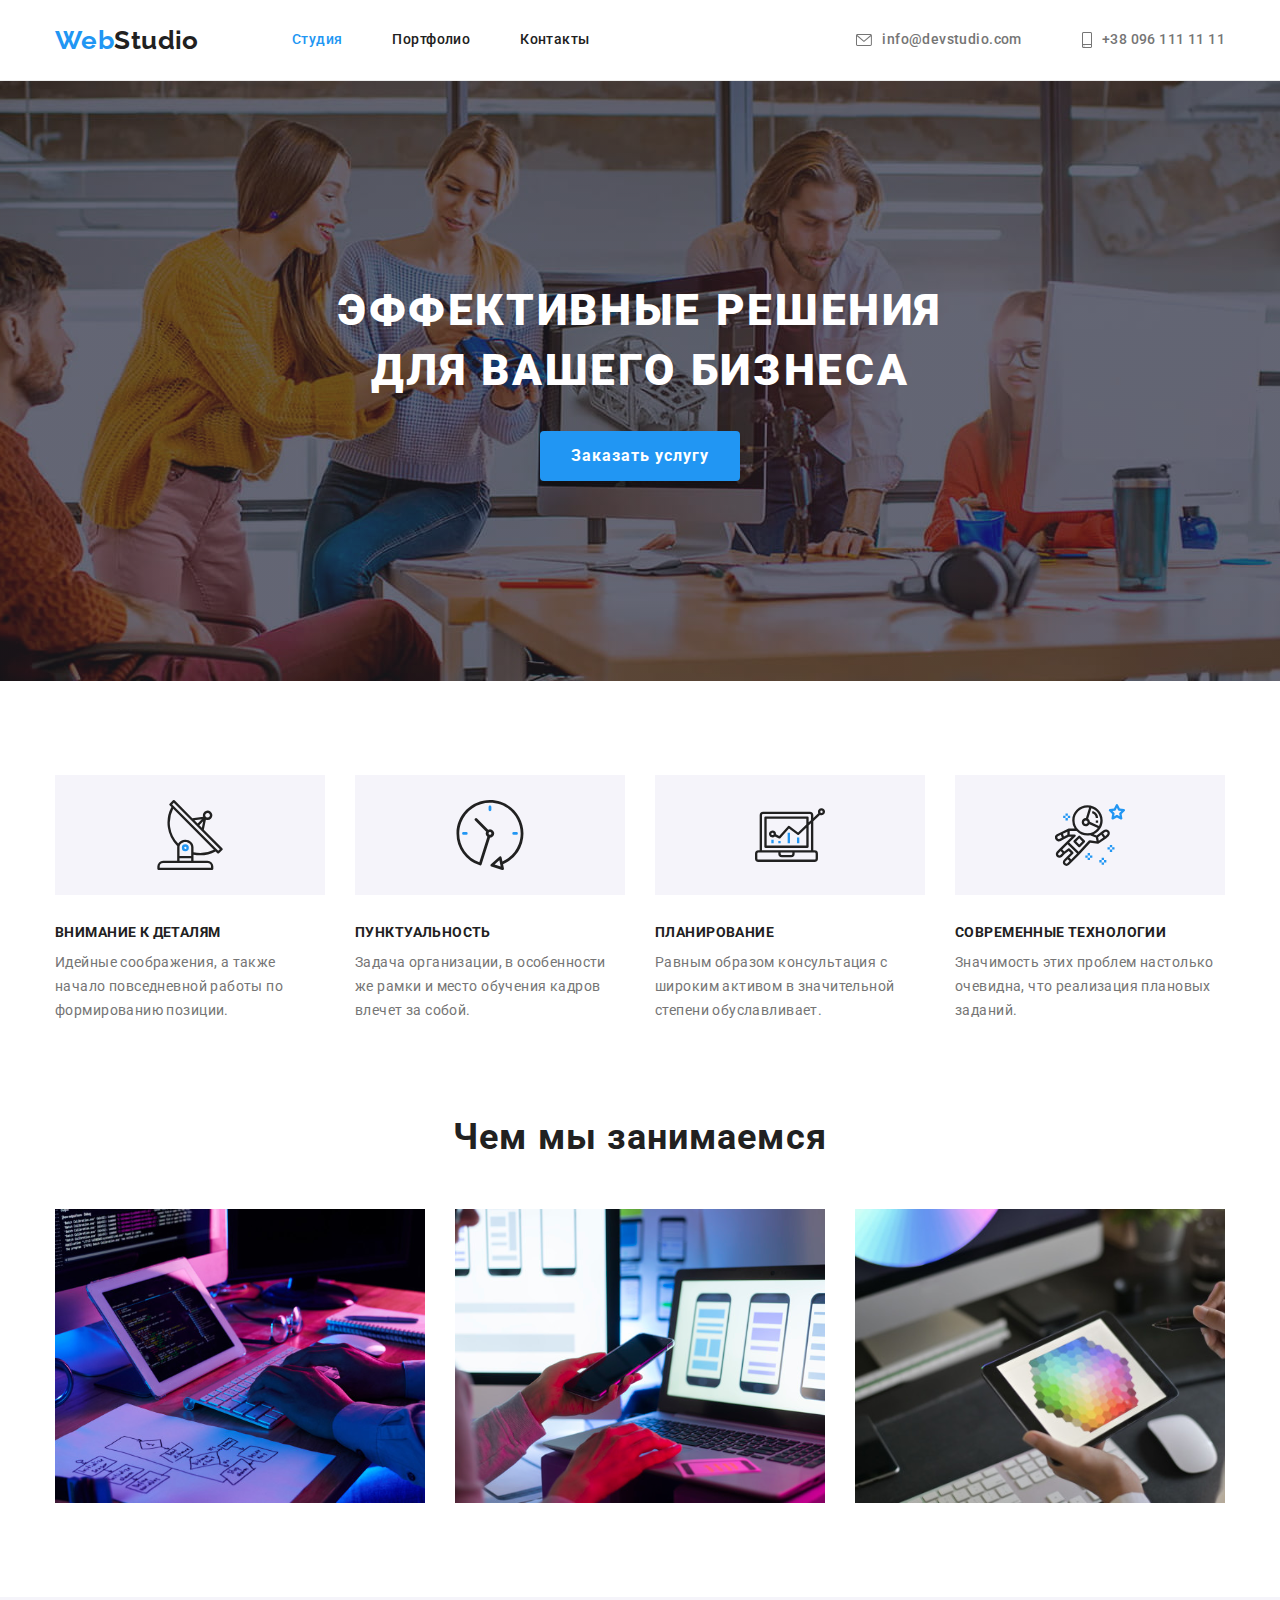
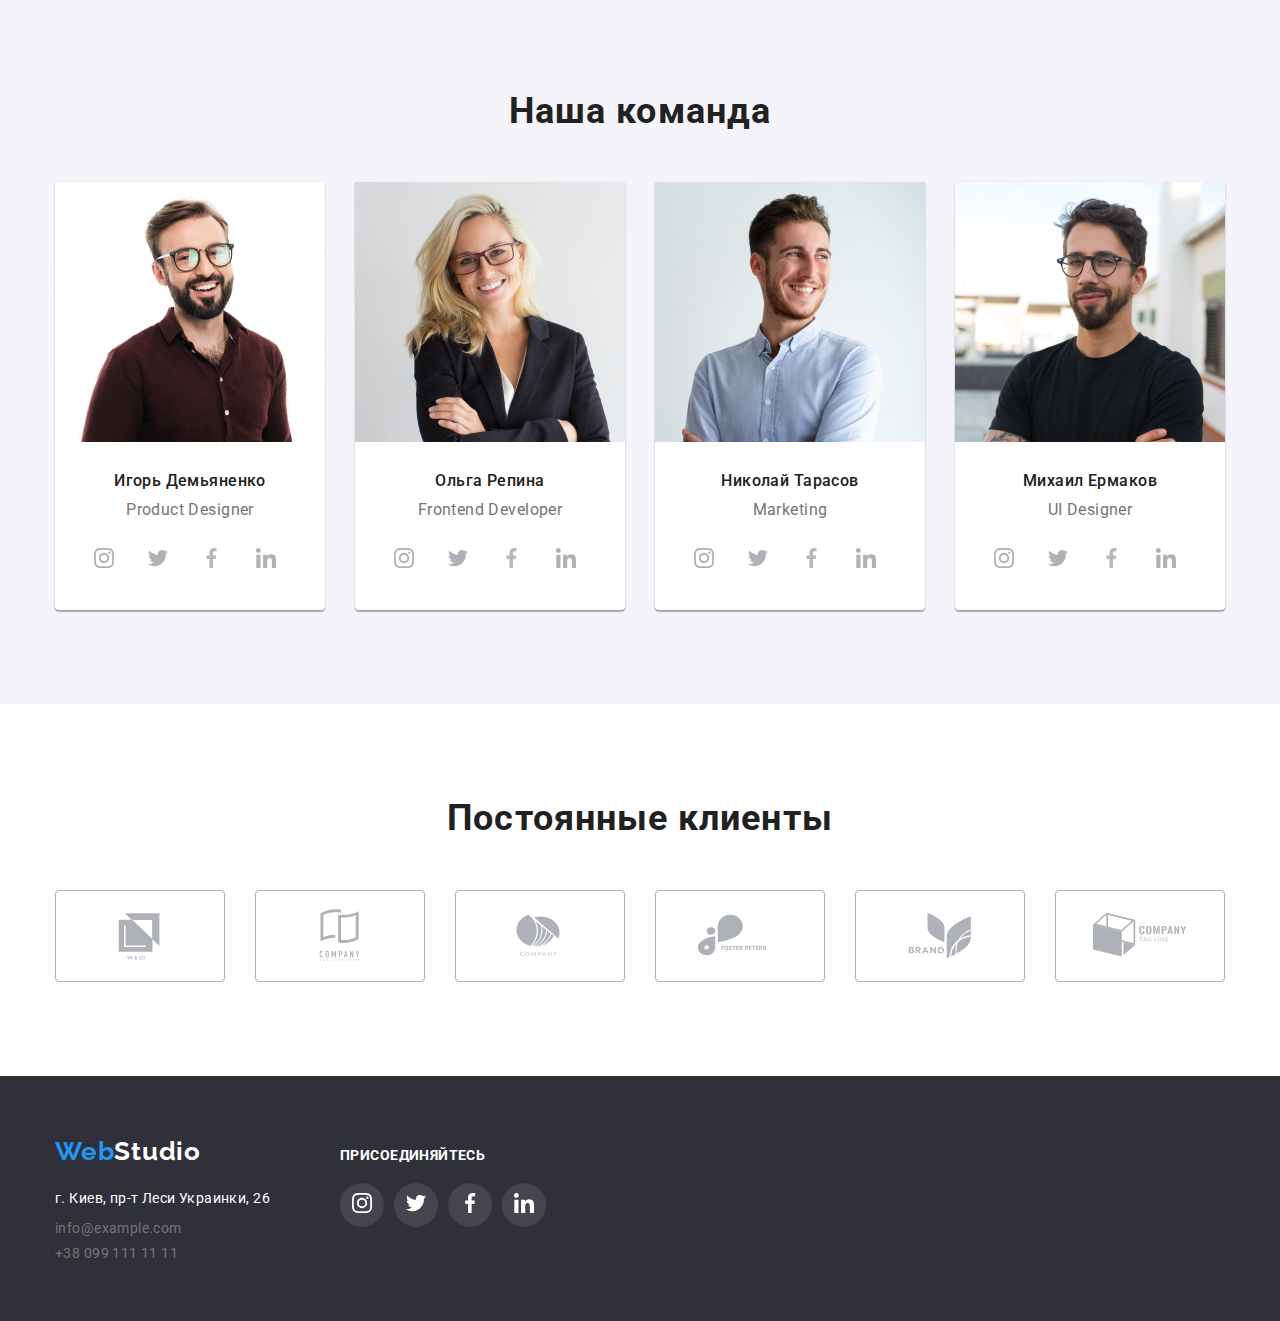
<file: index.html>
<!DOCTYPE html>
<html lang="ru">
  <head>
    <meta charset="UTF-8" />
    <meta http-equiv="X-UA-Compatible" content="IE=edge" />
    <meta name="viewport" content="width=device-width, initial-scale=1.0" />
    <title>Webtudio</title>

    <link rel="preconnect" href="https://fonts.googleapis.com" />
    <link rel="preconnect" href="https://fonts.gstatic.com" crossorigin />
    <link
      href="https://fonts.googleapis.com/css2?family=Raleway:wght@700&family=Roboto:wght@400;500;700;900&display=swap"
      rel="stylesheet"
    />
    <link
      rel="stylesheet"
      href="https://cdnjs.cloudflare.com/ajax/libs/modern-normalize/1.1.0/modern-normalize.min.css"
    />
    <link rel="stylesheet" href="./css/styles.css" />
  </head>
  <body class="page">
    <header class="page-header">
      <div class="container main-nav">
        <nav class="main-nav">
          <a href="/" class="logo"><span class="logo-web">Web</span>Studio</a>
          <ul class="site-nav">
            <li class="site-nav-item">
              <a href="./" class="link current">Студия</a>
            </li>
            <li class="site-nav-item">
              <a href="./portfolio.html" class="link">Портфолио</a>
            </li>
            <li class="site-nav-item"><a href="" class="link">Контакты</a></li>
          </ul>
        </nav>
        <ul class="header-contacts">
          <li class="header-contacts-item">
            <a
              class="header-contacts-link mail"
              href="mailto:info@devstudio.com"
            >
              <svg class="header-mail-logo" width="16px" height="12px">
                <use href="./image/symbol-defs.svg#icon-envelope-head"></use>
              </svg>
              info@devstudio.com</a
            >
          </li>
          <li class="header-contacts-item">
            <a class="header-contacts-link tel"
              href="tel:+380961111111">
              <svg class="header-mail-logo" width="10px" height="16px">
                <use href="./image/symbol-defs.svg#icon-smartphone-head"></use>
              </svg>
              +38 096 111 11 11</a
            >
          </li>
        </ul>
      </div>
    </header>
    <main class="hero">
      <section class="hero-page">
          <div class="container">
            <h1 class="hero-title">
              Эффективные решения <br />для вашего бизнеса
            </h1>
            <button type="button" class="hero-button">Заказать услугу</button>
          </div>
      </section>

      <section class="prefences section">
        <div class="container">
          <h2 hidden>Ключевые компетенции</h2>
          <ul class="prefences-list">
            <li class="prefences-item icon-signal">
              <div class="prefences-pic">
                <svg class="prefences-icon" width="70px" height="70px">
                  <use href="./image/symbol-defs.svg#icon-antenna"></use>
                </svg>
              </div>
              <h3 class="prefences-title">Внимание к деталям</h3>
              <p>
                Идейные соображения, а также начало повседневной работы по
                формированию позиции.
              </p>
            </li>
            <li class="prefences-item icon-clock">
              <div class="prefences-pic">
                <svg class="prefences-icon" width="70px" height="70px">
                  <use href="./image/symbol-defs.svg#icon-clock"></use>
                </svg>
              </div>
              <h3 class="prefences-title">Пунктуальность</h3>
              <p>
                Задача организации, в особенности же рамки и место обучения
                кадров влечет за собой.
              </p>
            </li>
            <li class="prefences-item icon-pc">
              <div class="prefences-pic">
                <svg class="prefences-icon" width="70" height="70">
                  <use href="./image/symbol-defs.svg#icon-diagram"></use>
                </svg>
              </div>
              <h3 class="prefences-title">Планирование</h3>
              <p>
                Равным образом консультация с широким активом в значительной
                степени обуславливает.
              </p>
            </li>
            <li class="prefences-item icon-cosmo">
              <div class="prefences-pic">
                <svg class="prefences-icon" width="70px" height="70px">
                  <use href="./image/symbol-defs.svg#icon-astronaut"></use>
                </svg>
              </div>
              <h3 class="prefences-title">Современные технологии</h3>
              <p>
                Значимость этих проблем настолько очевидна, что реализация
                плановых заданий.
              </p>
            </li>
          </ul>
        </div>
      </section>
      <section class="about section">
        <div class="container">
          <h2 class="about-title">Чем мы занимаемся</h2>
          <ul class="about-list">
            <li class="about-list-item">
              <img
                src="./image/box_1.svg"
                alt="Человек_программирует_за_столом"
                width="370"
              />
            </li>
            <li class="about-list-item">
              <img
                src="./image/box_2.svg"
                alt="Человек_со_смартфоном_и_ноутбуком"
                width="370"
              />
            </li>
            <li class="about-list-item">
              <img
                src="./image/box_3.svg"
                alt="Человек_с_планшетом_в_руках_выбирает_цвет"
                width="370"
              />
            </li>
          </ul>
        </div>
      </section>
      <section class="our-team section">
        <div class="container">
          <h2 class="our-team-title">Наша команда</h2>
          <ul class="our-team-list">
            <li class="our-team-item">
              <img
                src="./image/Product_Designer.jpg"
                alt="Product_designer"
                width="270"
              />
              <h3 class="name">Игорь Демьяненко</h3>
              <p>Product Designer</p>
              <ul class="social-links">
                <li>
                  <a
                    href="https://www.instagram.com"
                    class="social-links-items"
                  >
                    <svg class="sl-logo" width="20px" height="20px">
                      <use href="./image/symbol-defs.svg#icon-instagram"></use>
                    </svg>
                  </a>
                </li>

                <li>
                  <a href="https://www.twitter.com" class="social-links-items">
                    <svg class="sl-logo" width="20px" height="20px">
                      <use href="./image/symbol-defs.svg#icon-twitter"></use>
                    </svg>
                  </a>
                </li>

                <li>
                  <a href="https://www.facebook.com" class="social-links-items">
                    <svg class="sl-logo" width="20px" height="20px">
                      <use href="./image/symbol-defs.svg#icon-facebook"></use>
                    </svg>
                  </a>
                </li>
                <li>
                  <a href="https://www.linkedin.com" class="social-links-items">
                    <svg class="sl-logo" width="20px" height="20px">
                      <use href="./image/symbol-defs.svg#icon-linkedin"></use>
                    </svg>
                  </a>
                </li>
              </ul>
            </li>
            <li class="our-team-item">
              <img
                src="./image/Frontend_Developer.jpg"
                alt="Frontend_Developer"
                width="270"
              />
              <h3 class="name">Ольга Репина</h3>
              <p>Frontend Developer</p>
              <ul class="social-links">
                <li>
                  <a
                    href="https://www.instagram.com"
                    class="social-links-items"
                  >
                    <svg class="sl-logo" width="20px" height="20px">
                      <use href="./image/symbol-defs.svg#icon-instagram"></use>
                    </svg>
                  </a>
                </li>

                <li>
                  <a href="https://www.twitter.com" class="social-links-items">
                    <svg class="sl-logo" width="20px" height="20px">
                      <use href="./image/symbol-defs.svg#icon-twitter"></use>
                    </svg>
                  </a>
                </li>

                <li>
                  <a href="https://www.facebook.com" class="social-links-items">
                    <svg class="sl-logo" width="20px" height="20px">
                      <use href="./image/symbol-defs.svg#icon-facebook"></use>
                    </svg>
                  </a>
                </li>
                <li>
                  <a href="https://www.linkedin.com" class="social-links-items">
                    <svg class="sl-logo" width="20px" height="20px">
                      <use href="./image/symbol-defs.svg#icon-linkedin"></use>
                    </svg>
                  </a>
                </li>
              </ul>
            </li>
            <li class="our-team-item">
              <img src="./image/Marketing.jpg" alt="Marketing" width="270" />
              <h3 class="name">Николай Тарасов</h3>
              <p>Marketing</p>
              <ul class="social-links">
                <li>
                  <a
                    href="https://www.instagram.com"
                    class="social-links-items"
                  >
                    <svg class="sl-logo" width="20px" height="20px">
                      <use href="./image/symbol-defs.svg#icon-instagram"></use>
                    </svg>
                  </a>
                </li>

                <li>
                  <a href="https://www.twitter.com" class="social-links-items">
                    <svg class="sl-logo" width="20px" height="20px">
                      <use href="./image/symbol-defs.svg#icon-twitter"></use>
                    </svg>
                  </a>
                </li>

                <li>
                  <a href="https://www.facebook.com" class="social-links-items">
                    <svg class="sl-logo" width="20px" height="20px">
                      <use href="./image/symbol-defs.svg#icon-facebook"></use>
                    </svg>
                  </a>
                </li>
                <li>
                  <a href="https://www.linkedin.com" class="social-links-items">
                    <svg class="sl-logo" width="20px" height="20px">
                      <use href="./image/symbol-defs.svg#icon-linkedin"></use>
                    </svg>
                  </a>
                </li>
              </ul>
            </li>
            <li class="our-team-item">
              <img
                src="./image/UI_Designer.jpg"
                alt="UI_Designer"
                width="270"
              />
              <h3 class="name">Михаил Ермаков</h3>
              <p>UI Designer</p>
              <ul class="social-links">
                <li>
                  <a
                    href="https://www.instagram.com"
                    class="social-links-items"
                  >
                    <svg class="sl-logo" width="20px" height="20px">
                      <use href="./image/symbol-defs.svg#icon-instagram"></use>
                    </svg>
                  </a>
                </li>

                <li>
                  <a href="https://www.twitter.com" class="social-links-items">
                    <svg class="sl-logo" width="20px" height="20px">
                      <use href="./image/symbol-defs.svg#icon-twitter"></use>
                    </svg>
                  </a>
                </li>

                <li>
                  <a href="https://www.facebook.com" class="social-links-items">
                    <svg class="sl-logo" width="20px" height="20px">
                      <use href="./image/symbol-defs.svg#icon-facebook"></use>
                    </svg>
                  </a>
                </li>
                <li>
                  <a href="https://www.linkedin.com" class="social-links-items">
                    <svg class="sl-logo" width="20px" height="20px">
                      <use href="./image/symbol-defs.svg#icon-linkedin"></use>
                    </svg>
                  </a>
                </li>
              </ul>
            </li>
          </ul>
        </div>
      </section>
       <section class="section">
        <div class="container">
          <h2 class="clients-text">Постоянные клиенты</h2>
          <ul class="clients-list">
            <li class="client-item">
              <a class="clients-card" href="">
               <svg class="clients-logo" width="106px" height="60px">
                      <use href="./image/symbol-defs.svg#icon-Logo-first"></use>
                    </svg> 
              </a>
            </li>
            <li class="client-item">
              <a class="clients-card" href="">
               <svg class="clients-logo" width="106px" height="60px">
                      <use href="./image/symbol-defs.svg#icon-Logo-second"></use>
                    </svg> 
              </a>
            </li>
            <li class="client-item">
              <a class="clients-card" href="">
               <svg class="clients-logo" width="106px" height="60px">
                      <use href="./image/symbol-defs.svg#icon-Logo-third"></use>
                    </svg> 
              </a>
            </li>
            <li class="client-item">
              <a class="clients-card" href="">
               <svg class="clients-logo" width="106px" height="60px">
                      <use href="./image/symbol-defs.svg#icon-Logo-fours"></use>
                    </svg> 
              </a>
            </li>
            <li class="client-item">
              <a class="clients-card" href="">
               <svg class="clients-logo" width="106px" height="60px">
                      <use href="./image/symbol-defs.svg#icon-Logo-fifth"></use>
                    </svg> 
              </a>
            </li>
            <li class="client-item">
              <a class="clients-card" href="">
               <svg class="clients-logo" width="106px" height="60px">
                      <use href="./image/symbol-defs.svg#icon-Logo-sixth"></use>
                    </svg> 
              </a>
            </li>
    </main>

    <footer class="futer">
      <div class="container futer">
        <div class="futer-logo-adress">
        <a href="/" class="logo-1"> <span class="logo-web">Web</span>Studio </a>
        <!-- <address> -->
          <ul>
            <li class="futer-adress">
              <a class="link" href="https://goo.gl/maps/yd3jDt4MuSyeWMqWA"
                >г. Киев, пр-т Леси Украинки, 26</a
              >
            </li>
            <li class="futer-mail">
              <a class="link" href="mailto:info@example.com"
                >info@example.com</a
              >
            </li>
            <li class="futer-tel">
              <a class="link" href="tel:+380991111111">+38 099 111 11 11</a>
            </li>
          </ul>
          </div>
          <div class="futer-slogan-links">
            <p class="futer-slogan-text">Присоединяйтесь</p>
          <ul class="futer-slogan-list">
            <li class="futer-slogan-item">
              <a class="futer-slogan-link" href="">
                <svg class="futer-link-logo" width="20" height="20" >
              <use href="./image/symbol-defs.svg#icon-instagram-futer">
              </use>
            </svg>
          </a>
            </li>
            <li class="futer-slogan-item">
              <a href="">
                <svg class="futer-link-logo" width="20" height="20">
              <use href="./image/symbol-defs.svg#icon-twitter-futer">
              </use>
            </svg>
          </a>
            </li>
            <li class="futer-slogan-item">
              <a href="">
                <svg class="futer-link-logo" width="20" height="20" >
              <use href="./image/symbol-defs.svg#icon-facebook-futer">
              </use>
            </svg>
          </a>
            </li>
            <li class="futer-slogan-item">
               <a href="">
                <svg class="futer-link-logo" width="20" height="20" >
              <use href="./image/symbol-defs.svg#icon-linkedin-futer">
              </use>
            </svg>
          </a>         
            </li>



          </ul>
          </div>
        <!-- </address> -->
      </div>
    </footer>
  </body>
</html>
</file>
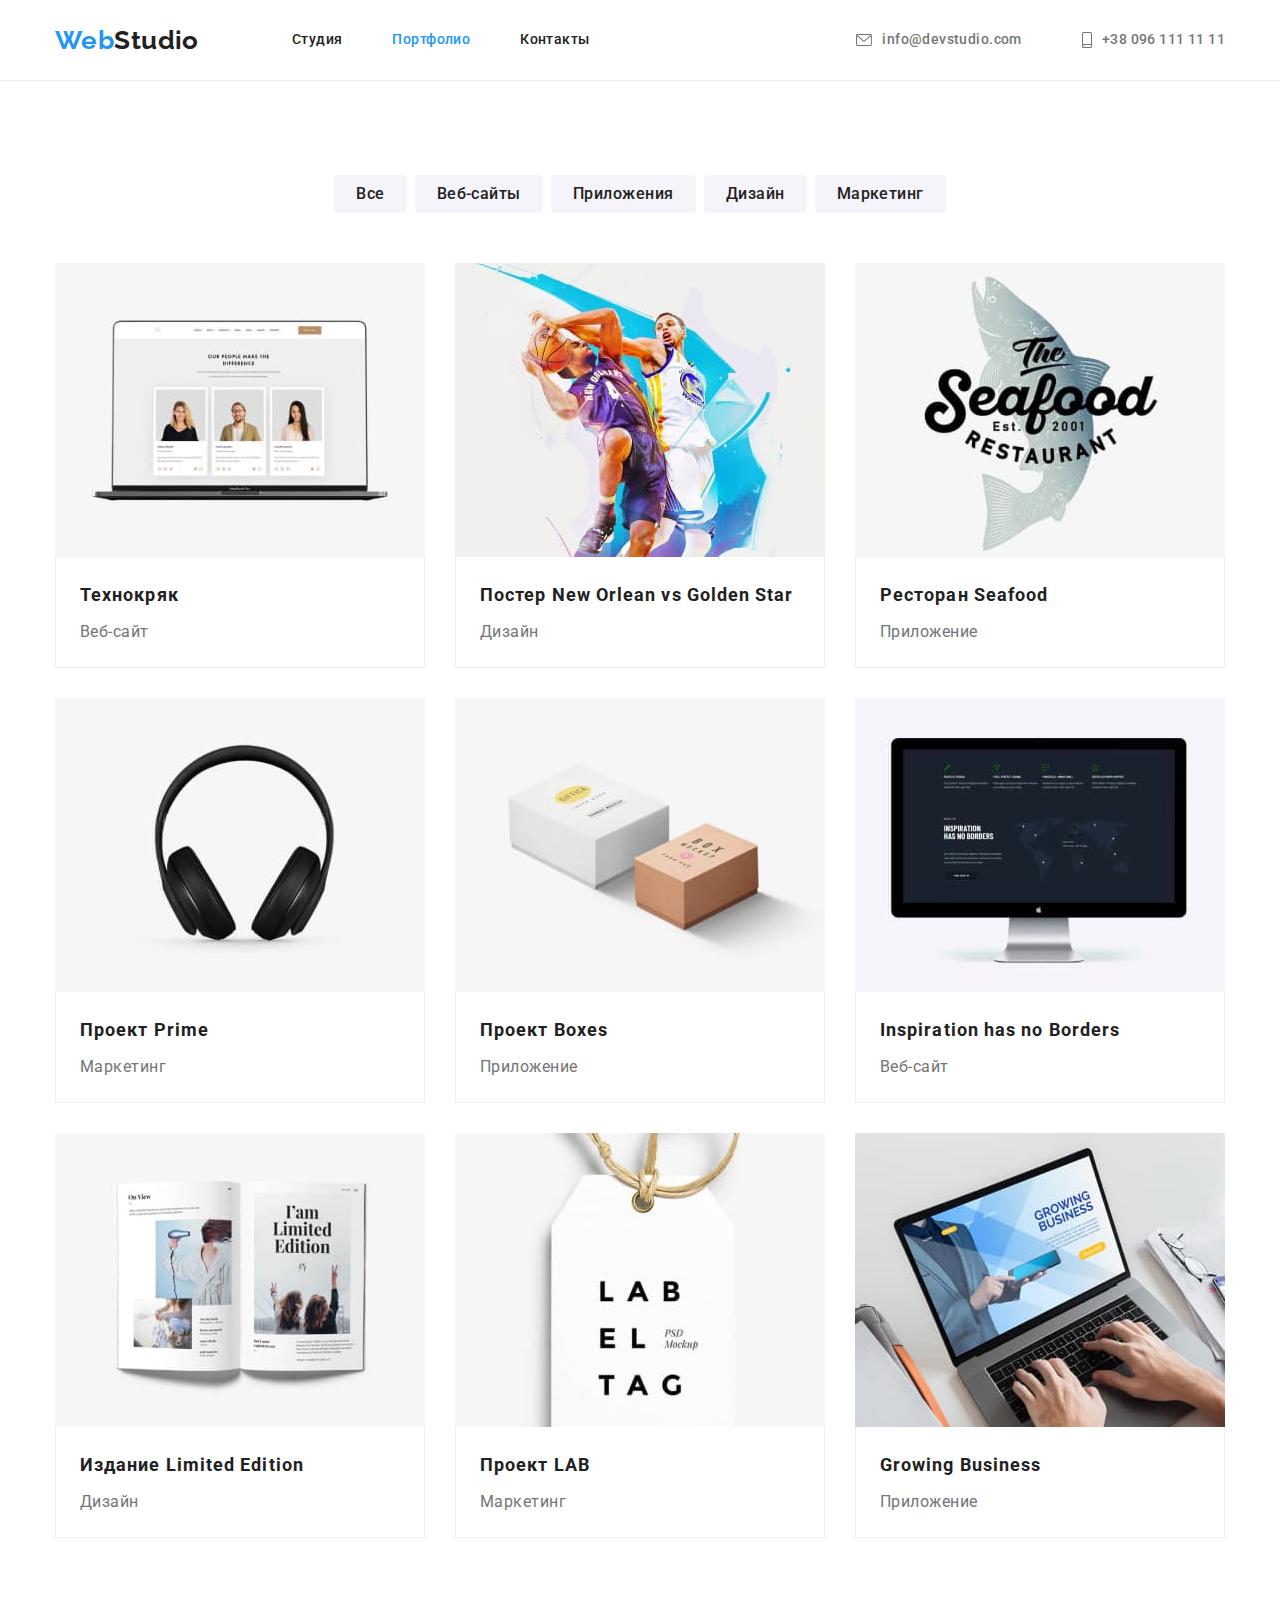
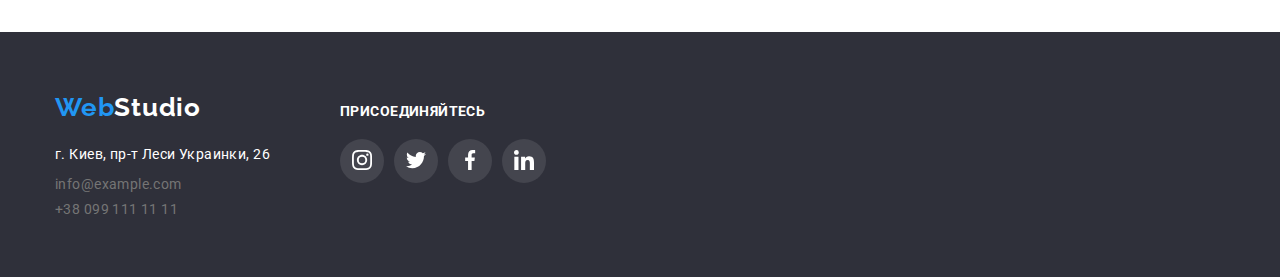
<file: portfolio.html>
<!DOCTYPE html>
<html lang="ru">
<head>
    <meta charset="UTF-8" />
    <meta http-equiv="X-UA-Compatible" content="IE=edge" />
    <meta name="viewport" content="width=device-width, initial-scale=1.0" />
    <title>Webtudio</title>

    
    <link rel="preconnect" href="https://fonts.googleapis.com" />
    <link rel="preconnect" href="https://fonts.gstatic.com" crossorigin />
    <link
      href="https://fonts.googleapis.com/css2?family=Raleway:wght@700&family=Roboto:wght@400;500;700;900&display=swap"
      rel="stylesheet"
    />
    <link
      rel="stylesheet"
      href="https://cdnjs.cloudflare.com/ajax/libs/modern-normalize/1.1.0/modern-normalize.min.css"
    />
    <link rel="stylesheet" href="./css/styles.css" />
    
  <body class="page-portfolio">
    <header class="page-header">
      <div class="container main-nav">
        <nav class="main-nav">
          <a href="/" class="logo"><span class="logo-web">Web</span>Studio</a>
          <ul class="site-nav">
            <li class="site-nav-item">
              <a href="./" class="link">Студия</a>
            </li>
            <li class="site-nav-item">
              <a href="./portfolio.html" class="link  current">Портфолио</a>
            </li>
            <li class="site-nav-item"><a href="" class="link">Контакты</a></li>
          </ul>
        </nav>
         <ul class="header-contacts">
          <li class="header-contacts-item">
            <a
              class="header-contacts-link mail"
              href="mailto:info@devstudio.com"
            >
              <svg class="header-mail-logo" width="16px" height="12px">
                <use href="./image/symbol-defs.svg#icon-envelope-head"></use>
              </svg>
              info@devstudio.com</a
            >
          </li>
          <li class="header-contacts-item">
            <a class="header-contacts-link tel"
              href="tel:+380961111111">
              <svg class="header-mail-logo" width="10px" height="16px">
                <use href="./image/symbol-defs.svg#icon-smartphone-head"></use>
              </svg>
              +38 096 111 11 11</a
            >
          </li>
        </ul>
      </div>
    </header>
    <main>
      <section class="portfolio-main section">
      <div class="container">
      <h1 hidden class="main-page-name">Портфолио</h1>
      <ul class="main-list">
        <li class="main-list-item"><button type="button">Все</button></li>
        <li class="main-list-item"><button type="button">Веб-сайты</button></li>
        <li class="main-list-item"><button type="button">Приложения</button></li>
        <li class="main-list-item"><button type="button">Дизайн</button></li>
        <li class="main-list-item"><button type="button">Маркетинг</button></li>
      </ul>
  
      <ul class="main-list-projects">
        <li class="main-list-projects-items">
          <a class="main-list-cards" href="">
            <img
              src="./image/portfolio-1.jpg"
              alt="ноутбук с фото сотрудников"
              width="370"
            />
            <div class="main-project-naming">
            <h2 class="main-project-name">Технокряк</h2>
            <p class="main-project-group">Веб-сайт</p>
            </div>
          </a>
        </li>
        <li class="main-list-projects-items">
          <a class="main-list-cards" href="">
            <img
              src="./image/portfolio-2.jpg"
              alt="2 баскетболиста с мячом"
              width="370"
            />
            <div class="main-project-naming">
            <h2 class="main-project-name">Постер New Orlean vs Golden Star</h2>
            <p class="main-project-group">Дизайн</p>
            </div>
          </a>
        </li>
        <li class="main-list-projects-items">
          <a class="main-list-cards" href="">
            <img
              src="./image/portfolio-3.jpg"
              alt="лоотип ресторана с рыбой"
              width="370"
            />
            <div class="main-project-naming">
            <h2 class="main-project-name">Ресторан Seafood</h2>
            <p class="main-project-group">Приложение</p>
            </div>
          </a>
        </li>
        <li class="main-list-projects-items">
          <a class="main-list-cards" href="">
            <img
              src="./image/portfolio-4.jpg"
              alt="накладные наушники"
              width="370"
            />
            <div class="main-project-naming">
            <h2 class="main-project-name">Проект Prime</h2>
            <p class="main-project-group">Маркетинг</p>
            </div>
          </a>
        </li>
        <li class="main-list-projects-items">
          <a class="main-list-cards" href="">
            <img src="./image/portfolio-5.jpg" 
            alt="2 коробки" 
            width="370"/>
            <div class="main-project-naming">
            <h2 class="main-project-name">Проект Boxes</h2>
            <p class="main-project-group">Приложение</p>
            </div>
          </a>
        </li>
        <li class="main-list-projects-items">
          <a class="main-list-cards" href="">
            <img
              src="./image/portfolio-6.jpg"
              alt="монитор с изображением"
              width="370"
            />
             <div class="main-project-naming">
            <h2 lang="en" class="main-project-name">Inspiration has no Borders</h2>
            <p class="main-project-group">Веб-сайт</p>
            </div>
          </a>
        </li>
        <li class="main-list-projects-items">
          <a class="main-list-cards" href="">
            <img
              src="./image/portfolio-7.jpg"
              alt="развернутый журнал"
              width="370"
            />
            <div class="main-project-naming">
            <h2 class="main-project-name">Издание Limited Edition</h2>
            <p class="main-project-group">Дизайн</p>
            </div>
          </a>
        </li>
        <li class="main-list-projects-items">
          <a class="main-list-cards" href="">
            <img
              src="./image/portfolio-8.jpg"
              alt="табличка на веревке"
              width="370"
            />
            <div class="main-project-naming">
            <h2 class="main-project-name">Проект LAB</h2>
            <p class="main-project-group">Маркетинг</p>
           </div>
          </a>
        </li>
        <li class="main-list-projects-items">
          <a class="main-list-cards" href="">
            <img
              src="./image/portfolio-9.jpg"
              alt="человек работает за ноутбуком"
              width="370"
            />
            <div class="main-project-naming">
            <h2 lang="en" class="main-project-name">Growing Business</h2>
            <p class="main-project-group">Приложение</p>
            </div>
          </a>
        </li>
      </ul>
      </div>
      </section>
    </main>

    <footer class="futer">
      <div class="container futer">
        <div class="futer-logo-adress">
        <a href="/" class="logo-1"> <span class="logo-web">Web</span>Studio </a>
        <!-- <address> -->
          <ul>
            <li class="futer-adress">
              <a class="link" href="https://goo.gl/maps/yd3jDt4MuSyeWMqWA"
                >г. Киев, пр-т Леси Украинки, 26</a
              >
            </li>
            <li class="futer-mail">
              <a class="link" href="mailto:info@example.com"
                >info@example.com</a
              >
            </li>
            <li class="futer-tel">
              <a class="link" href="tel:+380991111111">+38 099 111 11 11</a>
            </li>
          </ul>
          </div>
          <div class="futer-slogan-links">
            <p class="futer-slogan-text">Присоединяйтесь</p>
          <ul class="futer-slogan-list">
            <li class="futer-slogan-item">
              <a class="futer-slogan-link" href="">
                <svg class="futer-link-logo" width="20" height="20" >
              <use href="./image/symbol-defs.svg#icon-instagram-futer">
              </use>
            </svg>
          </a>
            </li>
            <li class="futer-slogan-item">
              <a href="">
                <svg class="futer-link-logo" width="20" height="20">
              <use href="./image/symbol-defs.svg#icon-twitter-futer">
              </use>
            </svg>
          </a>
            </li>
            <li class="futer-slogan-item">
              <a href="">
                <svg class="futer-link-logo" width="20" height="20" >
              <use href="./image/symbol-defs.svg#icon-facebook-futer">
              </use>
            </svg>
          </a>
            </li>
            <li class="futer-slogan-item">
               <a href="">
                <svg class="futer-link-logo" width="20" height="20" >
              <use href="./image/symbol-defs.svg#icon-linkedin-futer">
              </use>
            </svg>
          </a>         
            </li>



          </ul>
          </div>
        <!-- </address> -->
      </div>
    </footer>

  </body>
</html>
</file>
<file: css/styles.css>
:root {
  --primary-text-color: #757575;
  --title-text-color: #212121;
  --accent-colour: #2196f3;
  --white-text-colour: #ffffff;
  --bg-page-colour: #ffffff;
  --bg-button-hover: #188ce8;
  --bg-button-portfolio: #f5f4fa;
  --futer-mail-tel: rgba(255, 255, 255, 0.6);
  --border-bottom: #ECECEC;
  --border-portfolio: #EEEEEE
}
body {
  font-family: "Roboto", sans-serif;
  font-size: 14px;
  letter-spacing: 0.03em;
  color: var(--primary-text-color);
  background-color: var(--bg-page-colour);
}
.container {
  margin-left: auto;
  margin-right: auto;
  width: 1200px;
  padding-left: 15px;
  padding-right: 15px;
  /* outline: 2px solid green; */
}

 h1,
 h2,
 h3,
 p,
 ul {
   margin:0;
   padding: 0;
 }


/* хэдер */
.page-header {
  border-bottom: 1px solid var(--border-bottom);
}
.main-nav {
  display: flex;
  align-items: center;
}

.site-nav {
  display: flex;
  margin-left: 93px;
}

.site-nav-item + .site-nav-item {
  margin-left: 50px;
}

.site-nav-item:last-child {
  margin-right: 0;
}

.logo {
  color: var(--title-text-color);
  font-family: Raleway, sans-serif;
  font-weight: 700;
  font-size: 26px;
  line-height: 1.19;
  text-decoration: none;
}

.logo-web {
  color: var(--accent-colour);
  font-family: Raleway, sans-serif;
  font-weight: 700;
  font-size: 26px;
  line-height: 1.19;
  text-decoration: none;
}

.logo:hover {
  color: var(--accent-colour);
}

ul {
  list-style: none;
}


/* навигация сайта */
.site-nav a {
  display: block;
  padding-top: 32px;
  padding-bottom: 32px;
  color: var(--title-text-color);
  font-weight: 500;
  line-height: 1.14;
  text-decoration: none;
}

.header-contacts {
  display: flex;
  
  margin-left: auto;
}

.header-contacts-item+.header-contacts-item{
padding-left: 50px;
}

.header-contacts a {
  display: flex;
  align-items: center;
  align-items: baseline;
  padding-top: 32px;
  padding-bottom: 32px; 
  padding-left: 10px;
  color: var(--primary-text-color);
  font-weight: 500;
  line-height: 1.14;
  text-decoration: none;
}

.header-mail-logo {
  display: flex;
  align-self: center;
  margin-right: 10px;
  fill: currentColor;
}
/* .header-contacts-link.mail::before {
  display: inline-flex;
  width:16px;
  height:12px;
  content: "";
  background-image: url(../image/mail.svg);
  margin-right: 10px;
  background-size: contain;
}

.header-contacts-link.tel::before {
  display: inline-flex;
  width:10px;
  height:16px;
  content: "";
  background-image: url(../image/tel.svg);
  margin-right: 10px;
  background-size: contain;
} */

.header-contacts-link:hover,
.header-contacts-link:focus,
.link:hover,
.link:focus {
  color: var(--accent-colour);
}

.site-nav .link.current {
  color: var(--accent-colour);
}


/* страница герой */
.section{
  padding-top: 94px;
  padding-bottom: 94px;
}
.hero-page {
  background-color: #2f303a;
  text-align: center;
  max-width: 1600px;
  height: 600px;
  padding-top: 200px;
  padding-bottom: 200px;
  margin-left: auto;
  margin-right: auto;
  background-image: 
  linear-gradient(to right, rgba(47, 48, 58, 0.4),
  rgba(47, 48, 58, 0.4)),
  url(../image/backround-image.jpg);
  background-repeat: no-repeat;
  background-size: cover;
  background-position: center;
}

.hero-title {
  color: var(--white-text-colour);
  font-weight: 900;
  font-size: 44px;
  line-height: 1.36;
  letter-spacing: 0.06em;
  text-transform: uppercase;
}

/* кнопка */
.hero-button {
  margin-top: 30px;
  width: 200px;
  height: 50px;
  border-radius: 4px;
  border: none;
  box-shadow: 0px 4px 4px rgba(0, 0, 0, 0.15);

  font-weight: 700;
  font-size: 16px;
  line-height: 1.87;
  align-items: center;
  letter-spacing: 0.06em;
  cursor: pointer;
}

.hero-button {
  color: var(--bg-page-colour);
  background-color: var(--accent-colour);
  cursor: pointer;
}

.hero-button:hover,
.hero-button:focus {
  background-color: var(--bg-button-hover);
}


/* ключевые компетенции */
.prefences-list {
  display: flex;
}

.prefences-item {
width: 270px;
margin-right: 30px;
}

.prefences-item:last-child {
  margin-right: 0;
}

.prefences-title {
  margin: 0;
  color: var(--title-text-color);
  font-weight: 700;
  font-size: 14px;
  line-height: 1.14;
  text-align: left;
  letter-spacing: 0.03em;
  text-transform: uppercase;
}
.prefences p {
  margin-top: 10px;
  line-height: 1.71;
}
/* 
.prefences-item::before {
  display: block;
  content: "";
  height: 120px;
  background-color: #F5F4FA;
  border-radius: 4px;
  background-repeat: no-repeat;
  background-position: center;
}

.prefences-item.icon-signal::before {
  background-image: url(../image/Prefences-image-1.svg);
  background-size: 65.32px;
}
.prefences-item.icon-clock::before {
  background-image: url(..//image/Prefences-image-2.svg);
  background-size: 66.96px;
}
.prefences-item.icon-pc::before {
background-image: url(..//image/Prefences-image-3.svg);
background-size: 70px;
}
.prefences-item.icon-cosmo::before {
background-image: url(..//image/Prefences-image-4.svg);
background-size: 70px;
} */

.prefences-pic {
  display: flex;
  width: 270px;
  height: 120px;
  margin-bottom: 30px;
  justify-content: center;
  align-items: center;
  background-color: #F5F4FA;
}
.prefences-icon {
  
}


/* чем мы занимаемся*/

.about{
  padding-top: 0;
}
.about-title {
  color: var(--title-text-color);
  font-weight: 700;
  font-size: 36px;
  line-height: 1.16;
  text-align: center;
  letter-spacing: 0.03em;
}

.our-team-title {
  color: var(--title-text-color);
  font-weight: 700;
  font-size: 36px;
  line-height: 1.16;
  text-align: center;
  letter-spacing: 0.03em;
}

.about-list {
  display: flex;
  margin-top: 50px;
}

.about-list-item {
  margin-right: 30px;
}

.about-list-item:last-child {
  margin-right: 0;
}

img {
  display: block;
  max-width: 100%;
  height: auto;
}

/* наша команда */
.our-team {
  background-color: var(--bg-button-portfolio);
}

.our-team-list {
  display: flex;
  flex-wrap: wrap;
  margin-top: 50px;
}

.our-team-item {
  width: 270px;
  margin-right: 30px;
  background-color: var(--white-text-colour);
  box-shadow: 0px 1px 3px rgba(0, 0, 0, 0.12), 0px 1px 1px rgba(0, 0, 0, 0.14), 0px 2px 1px rgba(0, 0, 0, 0.2);
  border-radius: 0px 0px 4px 4px;
}

.our-team-item:last-child {
  margin-right: 0;
}

.our-team .name {
  margin-top: 30px;
  color: var(--title-text-color);
  font-weight: 500;
  font-size: 16px;
  line-height: 1.18;
  text-align: center;
}

.our-team p {
  margin-top: 10px;
  margin-bottom: 16px;
  font-size: 16px;
  line-height: 1.18;
  text-align: center;
}

.social-links {
  display: flex;
  margin-bottom: 30px;
  justify-content: center;
  align-items: center;
}
.social-links-items {
  display: flex;
  width: 44px;
  height: 44px;
  margin-right: 10px;
  justify-content: center;
  align-items: center;
  border-radius: 50%;
  fill: #AFB1B8;
}

.social-links-items:hover {
  background-color: #2196F3;
  fill: #fff;
}
.sl-logo:hover {
  fill: #fff;
}

/* Постоянные клиенты */
.clients-text {
  color: var(--title-text-color);
  font-weight: 700;
  font-size: 36px;
  line-height: 1.16;
  text-align: center;
  letter-spacing: 0.03em;
}
.clients-list {
  display: flex;
  margin-top: 50px;
}

.clients-card {
  display: flex;
  width: 170px;
  height: 92px;
  justify-content: center;
  align-items: center;
  border: 1px solid #AFB1B8;
  border-radius: 4px;
}
.client-item {
  margin-right: 30px;
}

.client-item:last-child {
  margin-right: 0;
}

.clients-logo {
  fill: #AFB1B8;
}
.clients-card:hover {
border: 1px solid #2196F3;
fill: #2196F3;
}

.clients-logo:hover {
  fill: #2196F3;
}

/* футер */
.futer {
  padding-top: 60px;
  padding-bottom: 60px;
  background-color: #2f303a;
}

.logo-1 {
  color: var(--white-text-colour);
  font-family: Raleway, sans-serif;
  font-weight: 700;
  font-size: 26px;
  line-height: 1.19;
  text-decoration: none;
  letter-spacing: 0.03em;
}

.logo-web {
  color: var(--accent-colour);
  font-family: Raleway, sans-serif;
  font-weight: 700;
  font-size: 26px;
  line-height: 1.19;
  text-decoration: none;
  letter-spacing: 0.03em;
}

.logo-1:hover,
.futer .link:hover,
.futer .link:focus {
  color: var(--accent-colour);
}

.futer a {
  display: inline-block;
  text-decoration: none;
  font-style: normal;
}

.futer-adress a {
  margin-top: 20px;
  color: var(--white-text-colour);
  line-height: 1.71;
}

.futer-mail a {
  margin-top: 9px;
  color: var(--futer-mail-tel)
  line-height: 1.71;
}

.futer-tel a {
  margin-top: 9px;
  color: var(--futer-mail-tel)
  line-height: 1.71;
}
.container.futer {
  display:flex;
  align-items: baseline;
  padding-top: 0;
  padding-bottom: 0;
}
.futer-slogan-text {
  margin-bottom: 20px;
font-weight: 700;
font-size: 14px;
line-height: 16px;
letter-spacing: 0.03em;
text-transform: uppercase;
color: var(--white-text-colour);
}
.futer-slogan-links{
  margin-left: 70px;
}
.futer-slogan-list {
  display: flex;
  
}

.futer-slogan-item {
  display: flex;
  width: 44px;
  height: 44px;
  margin-right: 10px;
  border-radius: 50%;
  justify-content: center;
  align-items: center;
  background-color: rgba(255, 255, 255, 0.1);
}
.futer-slogan-item:last-child {
  margin-right: 0;
}
.futer-slogan-item:hover {
  background-color: #2196F3;
}
.futer-slogan-link {
  fill: #fff;
}
.futer-link-logo {
  fill: #fff;
}
/* страница портфолио */
.portfolio-main {
  background-color: var(--white-text-colour);
}

.main-list {
  display: flex;
  justify-content: center;
}

.main-list-projects {
  margin-top: 50px;
}

.main-list-item {
  margin-right: 8px;
}

.main-list-item:last-child {
  margin-right: 0;
}

.main-list button {
  padding: 6px 22px;
  color: var(--title-text-color);
  background-color: var(--bg-button-portfolio);
  font-family: "Roboto";
  font-weight: 500;
  font-size: 16px;
  line-height: 1.62;
  text-align: center;
  letter-spacing: 0.03em;
  border-radius: 4px;
  border: none;
}

.main-list button:hover,
.main-list button:focus {
  color: var(--white-text-colour);
  background-color: var(--accent-colour);
}

.main-list-projects {
  display: flex;
  flex-wrap: wrap;
}

a {
  text-decoration: none;
}

.main-list-projects-items {
  width: 370px;
  margin-right: 30px;
  margin-bottom: 30px;
}

.main-list-projects-items:nth-child(3n) {
margin-right: 0;
}

.main-list-projects-items:nth-last-child(-n + 3) {
  margin-bottom: 0;
}

.main-list-cards:hover,
.main-list-cards:focus {
  display: block;
  box-shadow: 0px 1px 1px rgba(0, 0, 0, 0.12), 0px 4px 4px rgba(0, 0, 0, 0.06), 1px 4px 6px rgba(0, 0, 0, 0.16);
}

.main-list-projects-items:hover,
.main-list-projects-items:focus {
  box-shadow: 0px 1px 1px rgba(0, 0, 0, 0.12), 0px 4px 4px rgba(0, 0, 0, 0.06), 1px 4px 6px rgba(0, 0, 0, 0.16);
}

.main-project-naming {
  padding: 20px 24px;
  border-bottom: 1px solid var(--border-portfolio);
  border-left: 1px solid var(--border-portfolio);
  border-right: 1px solid var(--border-portfolio);

}
.main-project-name {
  color: var(--title-text-color);
  font-weight: 700;
  font-size: 18px;
  line-height: 2;
  letter-spacing: 0.06em;
}

.main-project-group {
  margin-top: 4px;
  color: var(--primary-text-color);
  font-size: 16px;
  line-height: 1.88;
  letter-spacing: 0.03em;
}
</file>
